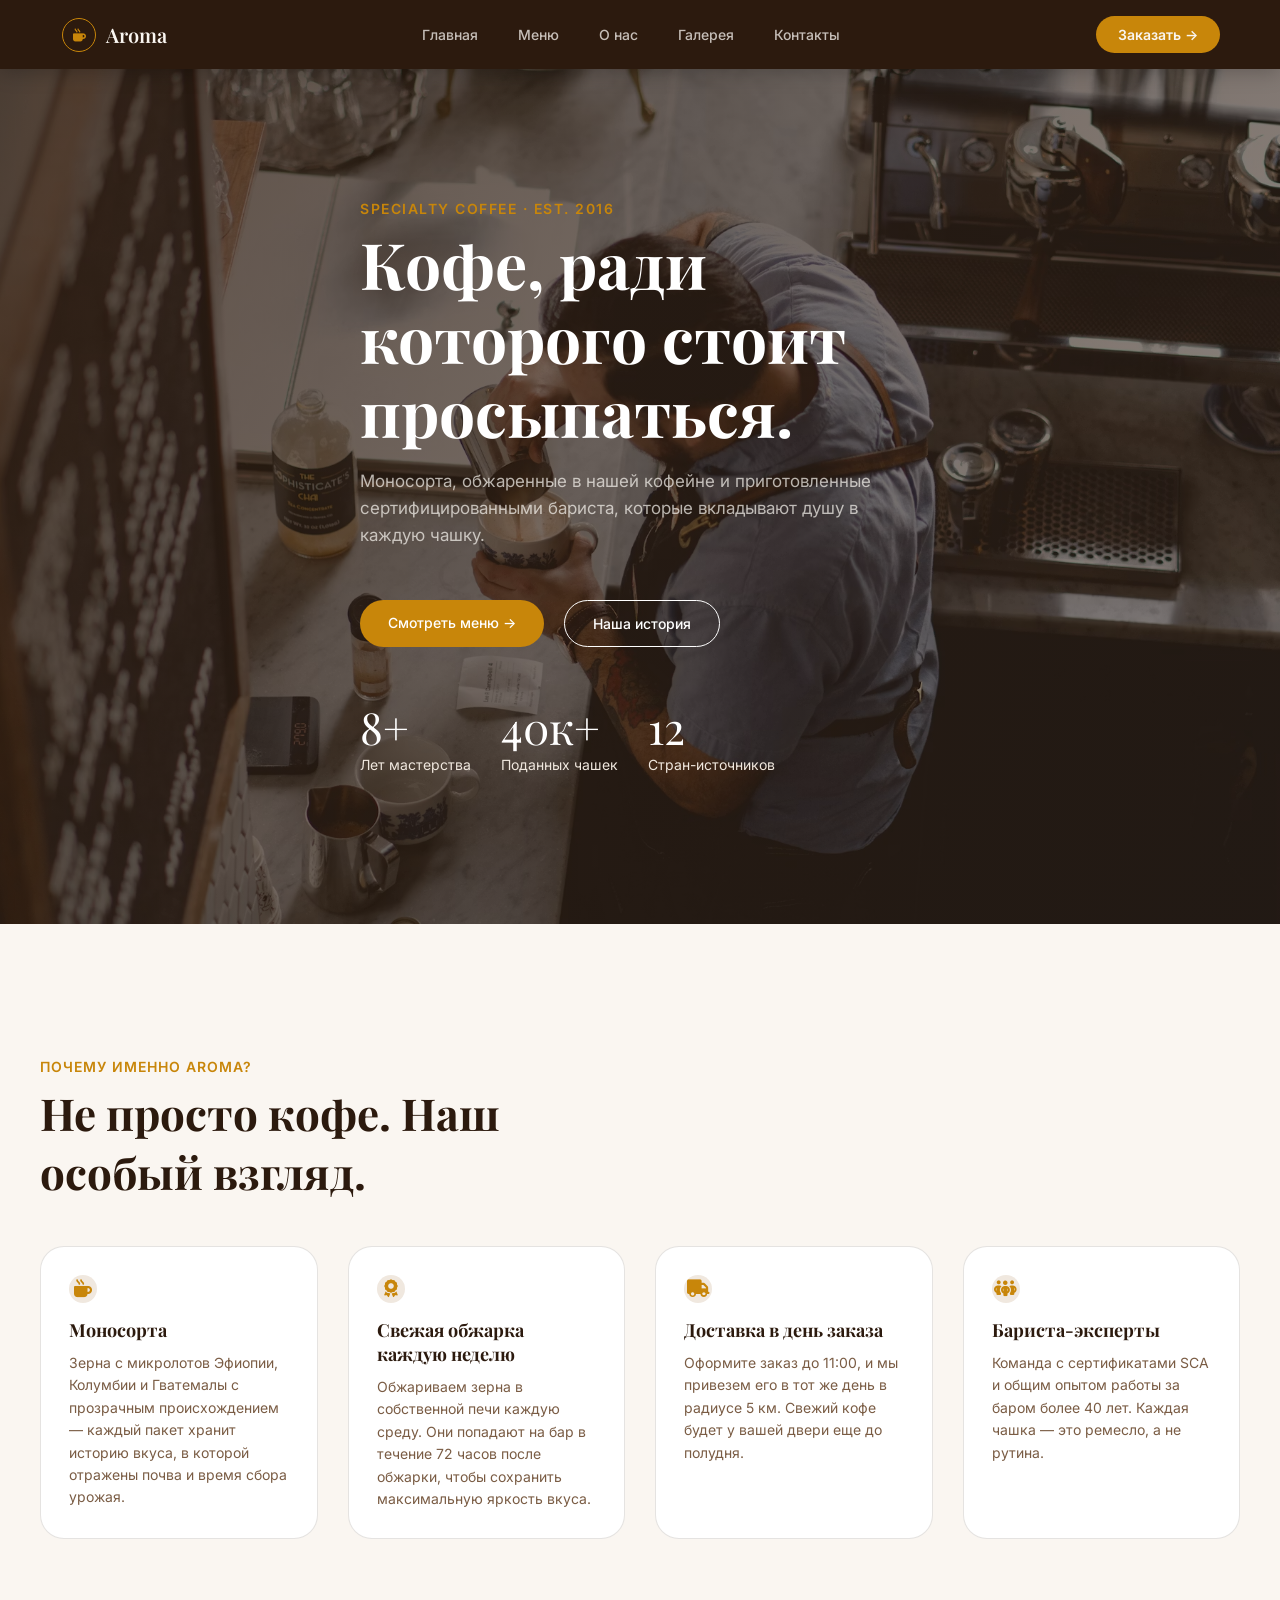
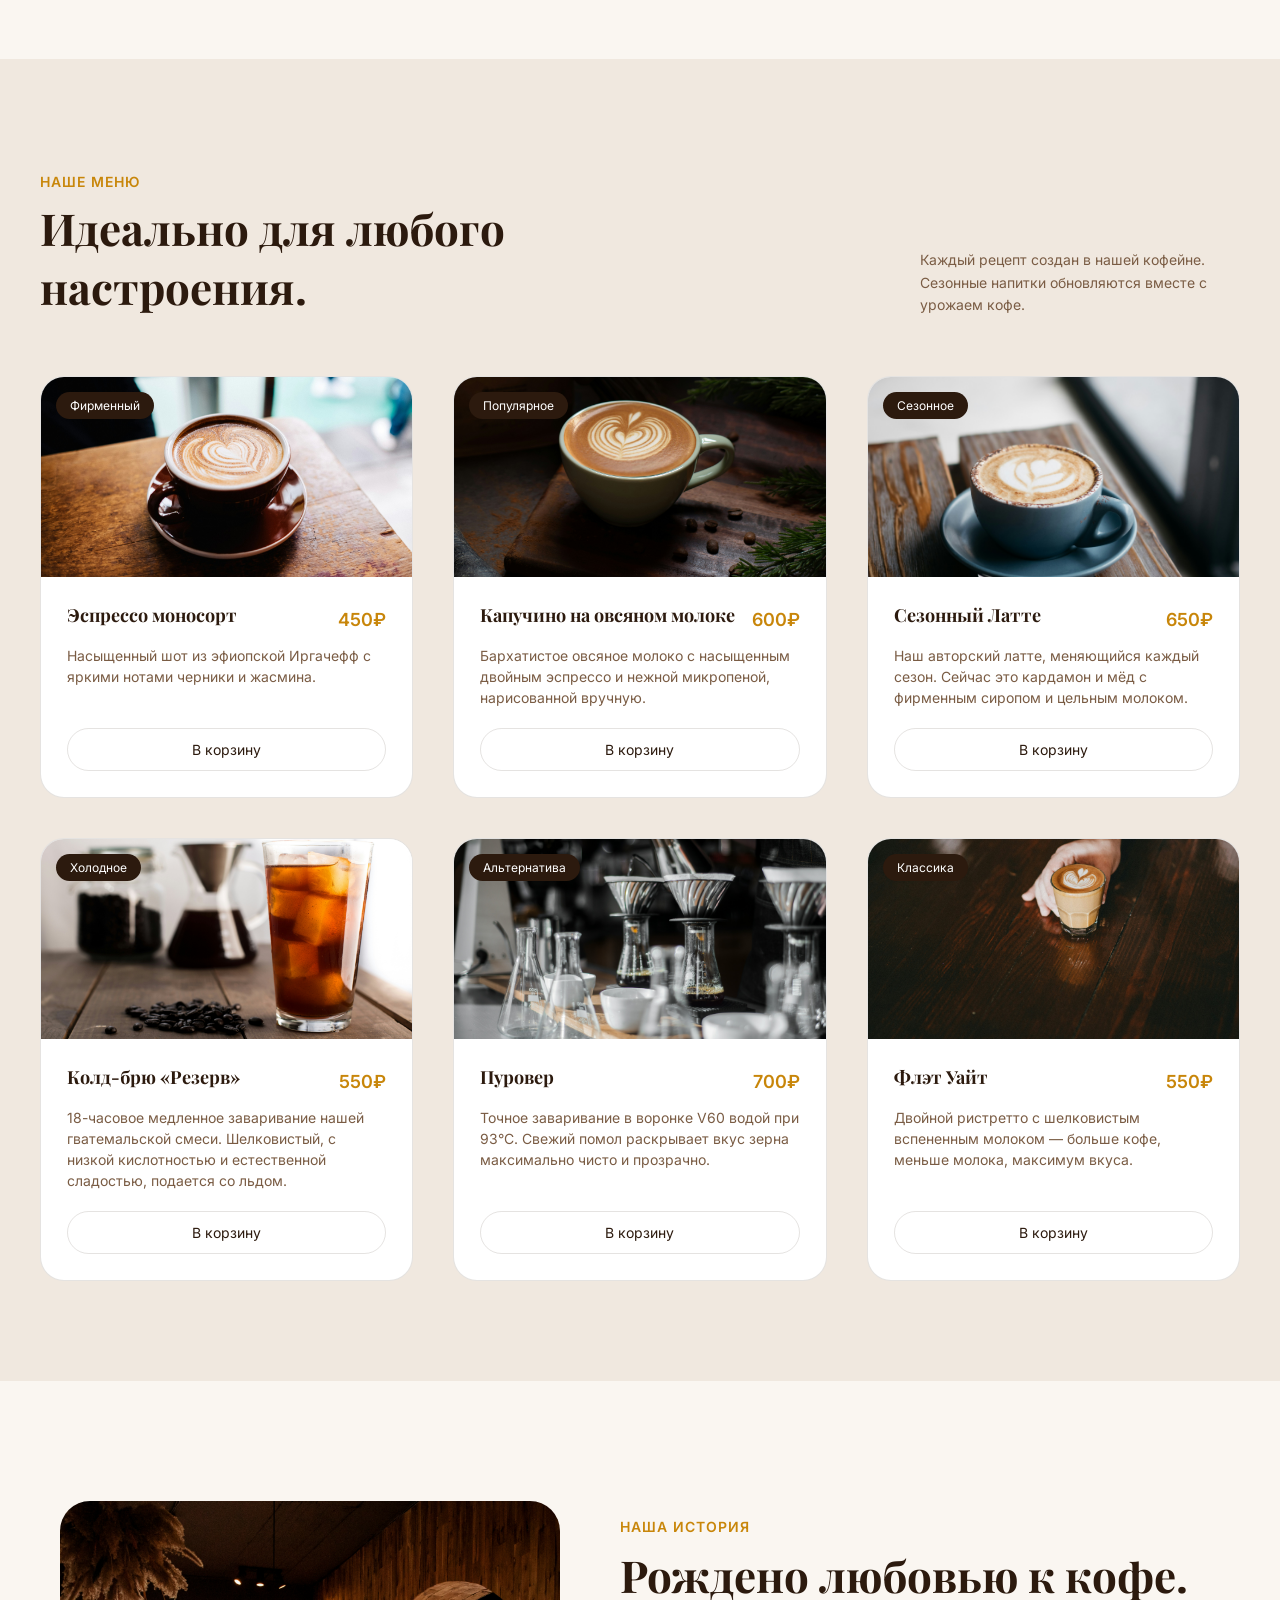
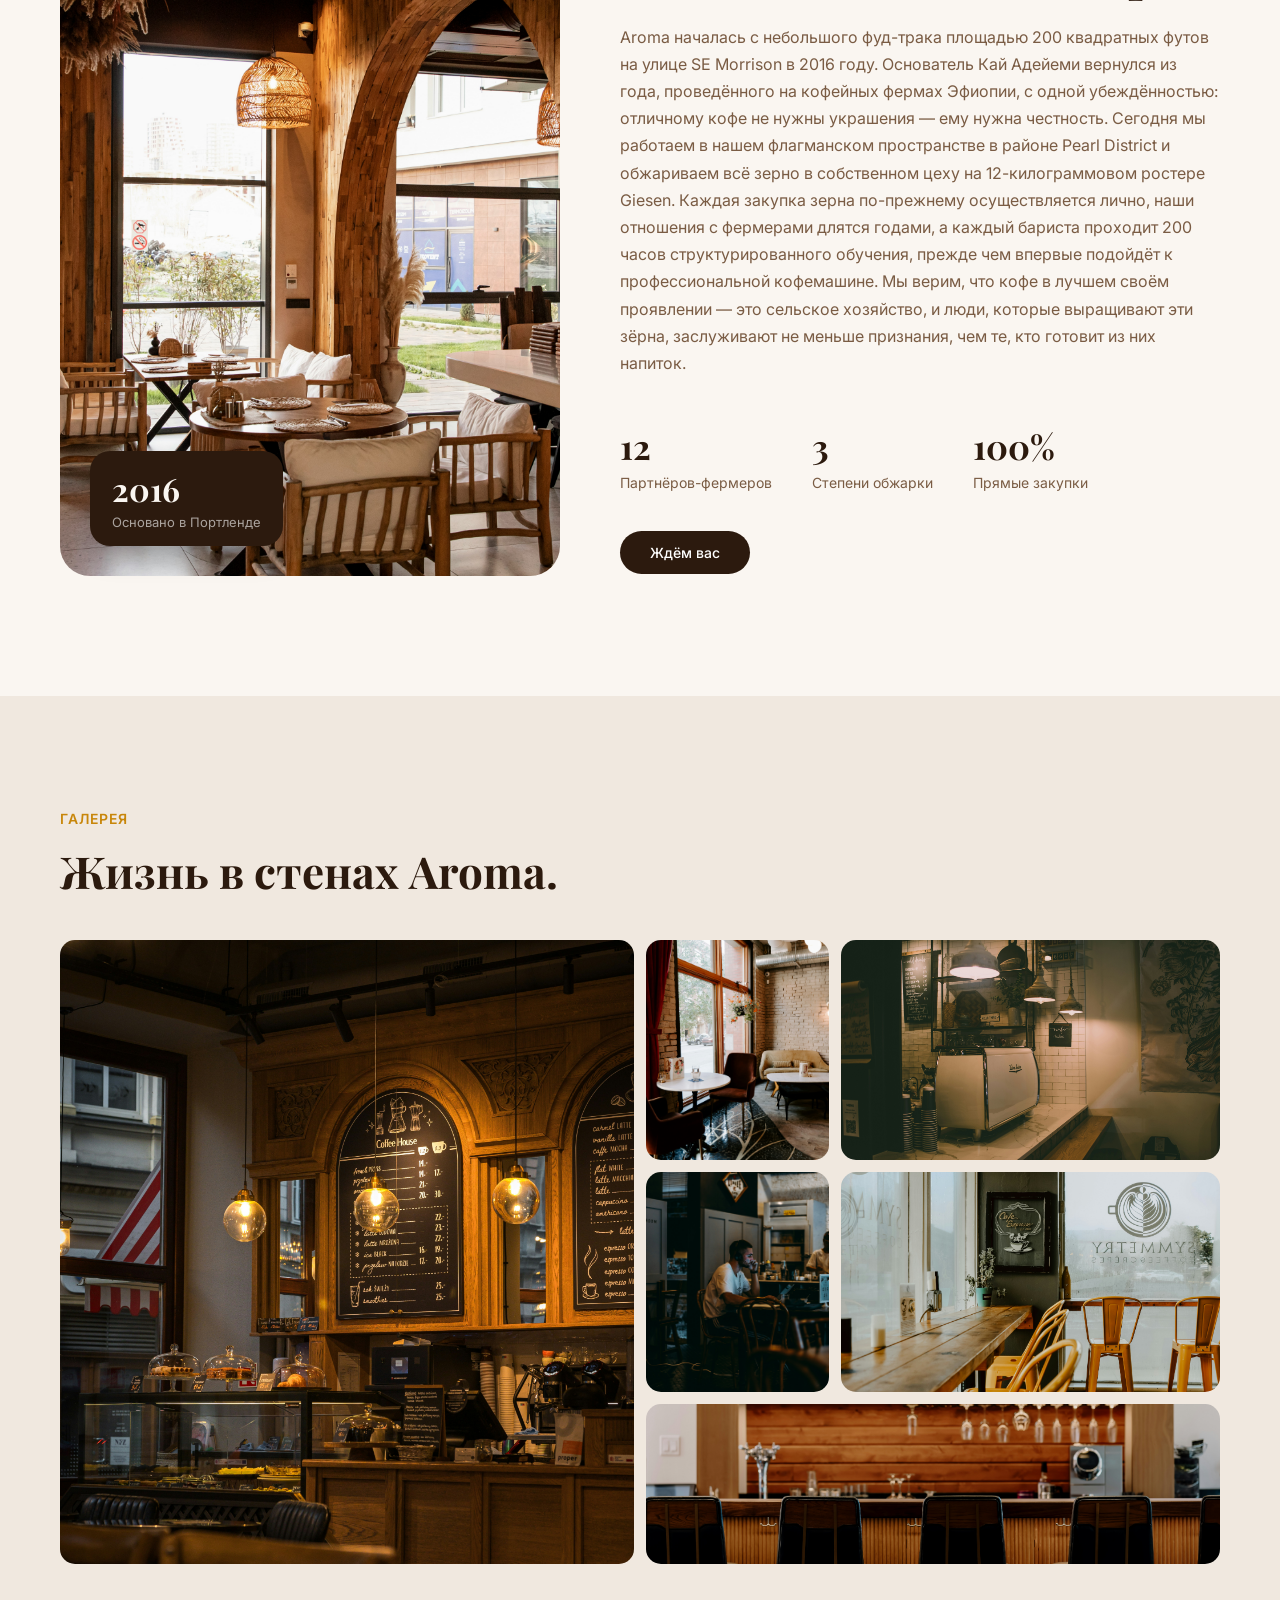
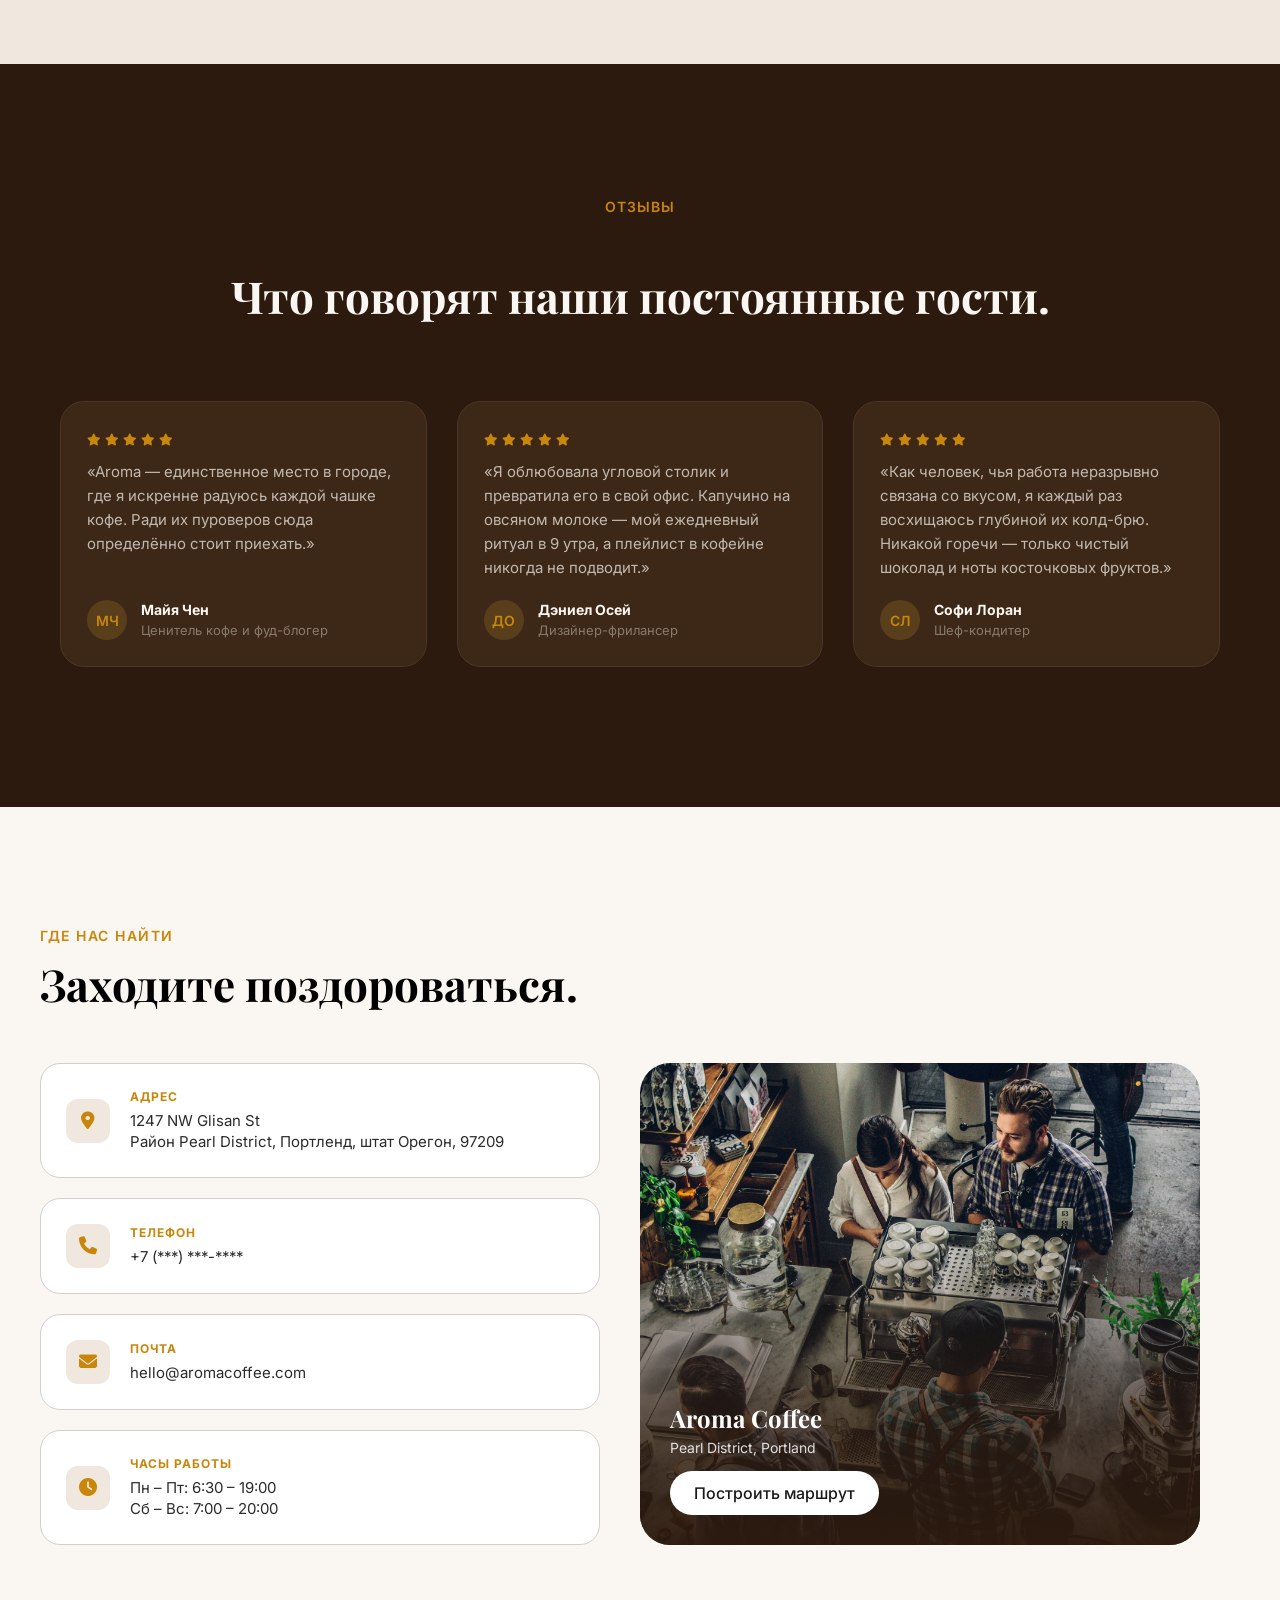
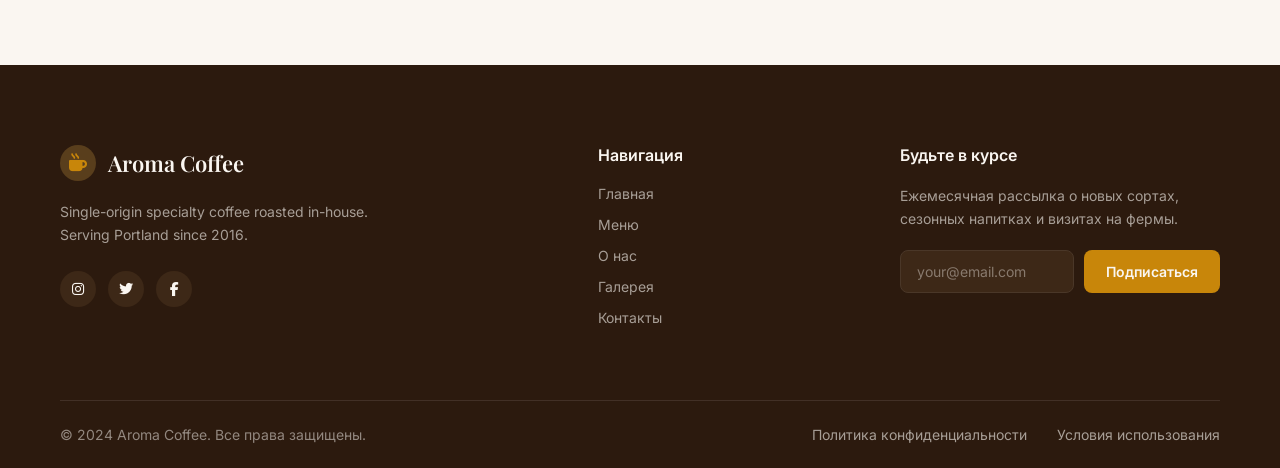
<file: index.html>
<!DOCTYPE html>
<html lang="ru">

<head>
    <meta charset="UTF-8">
    <meta name="viewport" content="width=device-width, initial-scale=1.0">
    <title>Aroma Coffee</title>
    <link rel="stylesheet" href="css/style.css">
    <link rel="stylesheet" href="https://cdnjs.cloudflare.com/ajax/libs/font-awesome/6.4.0/css/all.min.css">
</head>

<body>
    <header class="header">
        <div class="container">
            <div class="icone">
                <a href="#home" class="logo">
                    <span class="logo_icon"><i class="fa-solid fa-mug-hot"></i></span>
                    Aroma
                </a>
            </div>

            <input type="checkbox" id="nav-toggle" class="nav-toggle">
            <label for="nav-toggle" class="burger">
                <span></span>
                <span></span>
                <span></span>
            </label>

            <nav class="nav">
                <a href="#home">Главная</a>
                <a href="#menu">Меню</a>
                <a href="#about">О нас</a>
                <a href="#gallery">Галерея</a>
                <a href="#contact">Контакты</a>
                <a href="#menu" class="btn btn_mobile">Заказать →</a>
            </nav>

            <a href="#menu" class="btn btn_desktop">Заказать → </a>
        </div>
    </header>

    <section class="hero" id="home">
        <div class="hero_overlay"></div>
        <div class="hero_content">
            <p class="nomer">SPECIALTY COFFEE · EST. 2016</p>
            <h1 class="quote">Кофе, ради которого стоит просыпаться.</h1>
            <p class="history">Моносорта, обжаренные в нашей кофейне и приготовленные сертифицированными бариста,
                которые вкладывают душу в каждую чашку.</p>
            <div class="hero_buttons">
                <a href="#menu">Смотреть меню → </a>
                <a href="#about">Наша история</a>
            </div>
            <div class="hero_stats">
                <div class="stat_item">
                    <p class="stat_number">8+</p>
                    <p class="stat_text">Лет мастерства</p>
                </div>
                <div class="stat_item">
                    <p class="stat_number">40к+</p>
                    <p class="stat_text">Поданных чашек</p>
                </div>
                <div class="stat_item">
                    <p class="stat_number">12</p>
                    <p class="stat_text">Стран-источников</p>
                </div>
            </div>
        </div>
    </section>

    <section class="details">
        <div class="puns">
            <h3>Почему именно Aroma?</h3>
            <h1>Не просто кофе. Наш особый взгляд.</h1>
        </div>
        <div class="advantages">
            <div class="advantages_one">
                <div class="icon-wrapper">
                    <i class="fa-solid fa-mug-hot"></i>
                </div>
                <h3>Моносорта</h3>
                <p>Зерна с микролотов Эфиопии, Колумбии и Гватемалы с прозрачным происхождением — каждый пакет хранит
                    историю вкуса, в которой отражены почва и время сбора урожая.</p>
            </div>
            <div class="advantages_two">
                <div class="icon-wrapper">
                    <i class="fa-solid fa-award"></i>
                </div>
                <h3>Свежая обжарка каждую неделю</h3>
                <p>Обжариваем зерна в собственной печи каждую среду. Они попадают на бар в течение 72 часов после
                    обжарки, чтобы сохранить максимальную яркость вкуса.</p>
            </div>
            <div class="advantages_three">
                <div class="icon-wrapper">
                    <i class="fa-solid fa-truck"></i>
                </div>
                <h3>Доставка в день заказа</h3>
                <p>Оформите заказ до 11:00, и мы привезем его в тот же день в радиусе 5 км. Свежий кофе будет у вашей
                    двери еще до полудня.</p>
            </div>
            <div class="advantages_fourth">
                <div class="icon-wrapper">
                    <i class="fa-solid fa-people-group"></i>
                </div>
                <h3>Бариста-эксперты</h3>
                <p>Команда с сертификатами SCA и общим опытом работы за баром более 40 лет. Каждая чашка — это ремесло,
                    а не рутина.</p>
            </div>
        </div>
    </section>

    <section class="menu_section" id="menu">
        <div class="menu_header">
            <div class="menu_title">
                <h3>Наше Меню</h3>
                <h1>Идеально для любого настроения.</h1>
            </div>
            <div class="menu_description">
                <p>Каждый рецепт создан в нашей кофейне. Сезонные напитки обновляются вместе с урожаем кофе.</p>
            </div>
        </div>

        <div class="menu_cards">
            <div class="menu_card">
                <div class="card_image">
                    <img src="images/jonas.jpg" alt="Эспрессо моносорт">
                    <span class="tag">Фирменный</span>
                </div>
                <div class="card_text">
                    <div class="header_row">
                        <h3>Эспрессо моносорт</h3>
                        <p class="price">450₽</p>
                    </div>
                    <p class="description">Насыщенный шот из эфиопской Иргачефф с яркими нотами черники и жасмина.</p>
                    <button class="add-to-order">В корзину</button>
                </div>
            </div>

            <div class="menu_card">
                <div class="card_image">
                    <img src="images/unsplash.jpg" alt="Капучино на овсяном молоке">
                    <span class="tag">Популярное</span>
                </div>
                <div class="card_text">
                    <div class="header_row">
                        <h3>Капучино на овсяном молоке</h3>
                        <p class="price">600₽</p>
                    </div>
                    <p class="description">Бархатистое овсяное молоко с насыщенным двойным эспрессо и нежной микропеной,
                        нарисованной вручную.</p>
                    <button class="add-to-order">В корзину</button>
                </div>
            </div>

            <div class="menu_card">
                <div class="card_image">
                    <img src="images/haydn-golden.jpg" alt="Латте">
                    <span class="tag">Сезонное</span>
                </div>
                <div class="card_text">
                    <div class="header_row">
                        <h3>Сезонный Латте</h3>
                        <p class="price">650₽</p>
                    </div>
                    <p class="description">Наш авторский латте, меняющийся каждый сезон. Сейчас это кардамон и мёд с
                        фирменным сиропом и цельным молоком.</p>
                    <button class="add-to-order">В корзину</button>
                </div>
            </div>

            <div class="menu_card">
                <div class="card_image">
                    <img src="images/alexander-ross.jpg" alt="Колд-брю">
                    <span class="tag">Холодное</span>
                </div>
                <div class="card_text">
                    <div class="header_row">
                        <h3>Колд-брю «Резерв»</h3>
                        <p class="price">550₽</p>
                    </div>
                    <p class="description">18-часовое медленное заваривание нашей гватемальской смеси. Шелковистый, с
                        низкой кислотностью и естественной сладостью, подается со льдом.</p>
                    <button class="add-to-order">В корзину</button>
                </div>
            </div>

            <div class="menu_card">
                <div class="card_image">
                    <img src="images/emma-waleij.jpg" alt="Пуровер">
                    <span class="tag">Альтернатива</span>
                </div>
                <div class="card_text">
                    <div class="header_row">
                        <h3>Пуровер</h3>
                        <p class="price">700₽</p>
                    </div>
                    <p class="description">Точное заваривание в воронке V60 водой при 93°C. Свежий помол раскрывает вкус
                        зерна максимально чисто и прозрачно.</p>
                    <button class="add-to-order">В корзину</button>
                </div>
            </div>

            <div class="menu_card">
                <div class="card_image">
                    <img src="images/nathan-dumlao.jpg" alt="Флэт Уайт">
                    <span class="tag">Классика</span>
                </div>
                <div class="card_text">
                    <div class="header_row">
                        <h3>Флэт Уайт</h3>
                        <p class="price">550₽</p>
                    </div>
                    <p class="description">Двойной ристретто с шелковистым вспененным молоком — больше кофе, меньше
                        молока, максимум вкуса.</p>
                    <button class="add-to-order">В корзину</button>
                </div>
            </div>
        </div>
    </section>

    <section class="about_us" id="about">
        <div class="container_about">
            <div class="coffee_shop_image">
                <img src="images/aurela.jpg" alt="Кофейня">
                <div class="text_overlay">
                    <h2>2016</h2>
                    <p>Основано в Портленде</p>
                </div>
            </div>
            <div class="about_section">
                <div class="our_store">
                    <h3>Наша история</h3>
                    <h1>Рождено любовью к кофе.</h1>
                    <p>Aroma началась с небольшого фуд-трака площадью 200 квадратных футов на улице SE Morrison в 2016
                        году. Основатель Кай Адейеми вернулся из года, проведённого на кофейных фермах Эфиопии, с одной
                        убеждённостью: отличному кофе не нужны украшения — ему нужна честность. Сегодня мы работаем в
                        нашем флагманском пространстве в районе Pearl District и обжариваем всё зерно в собственном цеху
                        на 12-килограммовом ростере Giesen. Каждая закупка зерна по-прежнему осуществляется лично, наши
                        отношения с фермерами длятся годами, а каждый бариста проходит 200 часов структурированного
                        обучения, прежде чем впервые подойдёт к профессиональной кофемашине. Мы верим, что кофе в лучшем
                        своём проявлении — это сельское хозяйство, и люди, которые выращивают эти зёрна, заслуживают не
                        меньше признания, чем те, кто готовит из них напиток.</p>
                </div>
                <div class="our_features">
                    <div class="features">
                        <p>12</p>
                        <p>Партнёров-фермеров</p>
                    </div>
                    <div class="features">
                        <p>3</p>
                        <p>Степени обжарки</p>
                    </div>
                    <div class="features">
                        <p>100%</p>
                        <p>Прямые закупки</p>
                    </div>
                </div>
                <div class="button_about">
                    <a href="#contact">Ждём вас</a>
                </div>
            </div>
        </div>
    </section>

    <section class="gallery" id="gallery">
        <div class="text_gallery">
            <h3>Галерея</h3>
            <h1>Жизнь в стенах Aroma.</h1>
        </div>

        <div class="section_gallery">
            <div class="photo photo-main">
                <img src="images/alexandra.jpg" alt="меню_кафе">
            </div>
            <div class="photo photo-a">
                <img src="images/angela.jpg" alt="интерьер">
            </div>
            <div class="photo photo-b">
                <img src="images/roman.jpg" alt="ресепшн">
            </div>
            <div class="photo photo-c">
                <img src="images/pesce-huang-foU-1U-Hmpw-unsplash.jpg" alt="барная_стойка">
            </div>
            <div class="photo photo-d">
                <img src="images/rene-porter-1t8go-nyVyE-unsplash.jpg" alt="столы">
            </div>
            <div class="photo photo-e">
                <img src="images/guillaume.jpg" alt="интерьер_кофе">
            </div>
        </div>
    </section>

    <section class="users_comments">
        <div class="container_comments">
            <div class="review">
                <h3>Отзывы</h3>
                <h1>Что говорят наши постоянные гости.</h1>
            </div>
            <div class="container_users">

                <div class="reviews_card">
                    <div class="reviews_star">
                        <i class="fa-solid fa-star"></i>
                        <i class="fa-solid fa-star"></i>
                        <i class="fa-solid fa-star"></i>
                        <i class="fa-solid fa-star"></i>
                        <i class="fa-solid fa-star"></i>
                    </div>
                    <p>«Aroma — единственное место в городе, где я искренне радуюсь каждой чашке кофе. Ради их пуроверов
                        сюда определённо стоит приехать.»</p>
                    <div class="user">
                        <div class="name_user">МЧ</div>
                        <div class="info_user">
                            <h3>Майя Чен</h3>
                            <p>Ценитель кофе и фуд-блогер</p>
                        </div>
                    </div>
                </div>

                <div class="reviews_card">
                    <div class="reviews_star">
                        <i class="fa-solid fa-star"></i>
                        <i class="fa-solid fa-star"></i>
                        <i class="fa-solid fa-star"></i>
                        <i class="fa-solid fa-star"></i>
                        <i class="fa-solid fa-star"></i>
                    </div>
                    <p>«Я облюбовала угловой столик и превратила его в свой офис. Капучино на овсяном молоке — мой
                        ежедневный ритуал в 9 утра, а плейлист в кофейне никогда не подводит.»</p>
                    <div class="user">
                        <div class="name_user">ДО</div>
                        <div class="info_user">
                            <h3>Дэниел Осей</h3>
                            <p>Дизайнер-фрилансер</p>
                        </div>
                    </div>
                </div>

                <div class="reviews_card">
                    <div class="reviews_star">
                        <i class="fa-solid fa-star"></i>
                        <i class="fa-solid fa-star"></i>
                        <i class="fa-solid fa-star"></i>
                        <i class="fa-solid fa-star"></i>
                        <i class="fa-solid fa-star"></i>
                    </div>
                    <p>«Как человек, чья работа неразрывно связана со вкусом, я каждый раз восхищаюсь глубиной их
                        колд-брю. Никакой горечи — только чистый шоколад и ноты косточковых фруктов.»</p>
                    <div class="user">
                        <div class="name_user">СЛ</div>
                        <div class="info_user">
                            <h3>Софи Лоран</h3>
                            <p>Шеф-кондитер</p>
                        </div>
                    </div>
                </div>

            </div>
        </div>
    </section>

    <section class="relations" id="contact">
        <div class="text_route">
            <span class="label">Где нас найти</span>
            <h1>Заходите поздороваться.</h1>
        </div>
        <div class="photo_and_info">
            <div class="container_information">
                <div class="info adress">
                    <div class="icon"><i class="fa-solid fa-location-dot"></i></div>
                    <div class="text">
                        <h3>Адрес</h3>
                        <p>1247 NW Glisan St</p>
                        <p>Район Pearl District, Портленд, штат Орегон, 97209</p>
                    </div>
                </div>
                <div class="info phone">
                    <div class="icon"><i class="fa-solid fa-phone"></i></div>
                    <div class="text">
                        <h3>Телефон</h3>
                        <p>+7 (***) ***-****</p>
                    </div>
                </div>
                <div class="info gmail">
                    <div class="icon"><i class="fa-solid fa-envelope"></i></div>
                    <div class="text">
                        <h3>Почта</h3>
                        <p>hello@aromacoffee.com</p>
                    </div>
                </div>
                <div class="info hours_work">
                    <div class="icon"><i class="fa-solid fa-clock"></i></div>
                    <div class="text">
                        <h3>Часы работы</h3>
                        <p>Пн – Пт: 6:30 – 19:00</p>
                        <p>Сб – Вс: 7:00 – 20:00</p>
                    </div>
                </div>
            </div>

            <div class="photo_adress">
                <img src="images/joshua.jpg" alt="coffe_shop">
                <div class="overlay">
                    <h2>Aroma Coffee</h2>
                    <span>Pearl District, Portland</span>
                    <a href="#contact" class="button_adress">Построить маршрут</a>
                </div>
            </div>
        </div>
    </section>

    <footer class="footer">
        <div class="footer_container">
            <div class="footer_brand">
                <a href="#home" class="footer_logo">
                    <span class="footer_logo_icon"><i class="fa-solid fa-mug-hot"></i></span>
                    Aroma Coffee
                </a>
                <p class="footer_description">Single-origin specialty coffee roasted in-house. Serving Portland since 2016.</p>
                <div class="footer_social">
                    <a href="#" aria-label="Instagram"><i class="fa-brands fa-instagram"></i></a>
                    <a href="#" aria-label="Twitter"><i class="fa-brands fa-twitter"></i></a>
                    <a href="#" aria-label="Facebook"><i class="fa-brands fa-facebook-f"></i></a>
                </div>
            </div>

            <div class="footer_nav">
                <h3>Навигация</h3>
                <a href="#home">Главная</a>
                <a href="#menu">Меню</a>
                <a href="#about">О нас</a>
                <a href="#gallery">Галерея</a>
                <a href="#contact">Контакты</a>
            </div>

            <div class="footer_newsletter">
                <h3>Будьте в курсе</h3>
                <p>Ежемесячная рассылка о новых сортах, сезонных напитках и визитах на фермы.</p>
                <form class="footer_form">
                    <input type="email" placeholder="your@email.com" required>
                    <button type="submit">Подписаться</button>
                </form>
            </div>
        </div>

        <div class="footer_bottom">
            <p>&copy; 2024 Aroma Coffee. Все права защищены.</p>
            <div class="footer_bottom_links">
                <a href="#">Политика конфиденциальности</a>
                <a href="#">Условия использования</a>
            </div>
        </div>
    </footer>
</body>

</html>
</file>
<file: css/style.css>
@import url('https://fonts.googleapis.com/css2?family=Inter:wght@400;500;600;700&family=Playfair+Display:wght@400;500;600;700&display=swap');

* {
    box-sizing: border-box;
}

html {
    scroll-behavior: smooth;
}

body,
.text p {
    margin: 0;
    font-family: 'Inter', sans-serif;
}

section,
footer {
    scroll-margin-top: 88px;
}

h1,
h2,
.text_overlay h2,
.overlay h2,
.menu_card h3,
.advantages_one h3,
.advantages_two h3,
.advantages_three h3,
.advantages_fourth h3 {
    font-family: 'Playfair Display', serif;
}

a {
    text-decoration: none;
}

/*HEADER */

.header {
    position: sticky;
    width: 100%;
    z-index: 100;
    top: 0;
    background-color: #2C1A0E;
    box-shadow: 0 2px 20px rgba(0, 0, 0, 0.25);
}

.container {
    display: flex;
    justify-content: space-between;
    align-items: center;
    padding: 16px 60px;
    max-width: 1400px;
    margin: 0 auto;
    position: relative;
}

.icone .logo {
    display: flex;
    align-items: center;
    gap: 10px;
    color: #FAF6F1;
    font-family: 'Playfair Display', serif;
    font-size: 20px;
    font-weight: 600;
    transform: translate(2px, 0)
}

.logo_icon {
    background-color: transparent;
    border: 1.5px solid #C8860A;
    color: #C8860A;
    width: 34px;
    height: 34px;
    border-radius: 50%;
    display: flex;
    justify-content: center;
    align-items: center;
    box-sizing: border-box;
    flex-shrink: 0;
    line-height: 1;
}

.logo_icon .fa-mug-hot {
    font-size: 13px;
    margin: 0;
    line-height: 1;
    transform: translate(0, 1px);
}

.nav {
    display: flex;
    align-items: center;
    gap: 40px;
}

.container a {
    color: #C8860A;
    font-family: 'Inter';
    font-size: 14px;
}

.nav a {
    position: relative;
    color: rgba(250, 246, 241, 0.75);
    font-weight: 500;
    padding: 6px 0;
    transition: color 0.3s ease;
}

.nav a:not(.btn)::after {
    content: '';
    position: absolute;
    left: 0;
    bottom: -2px;
    width: 0;
    height: 2px;
    background-color: #C8860A;
    transition: width 0.3s ease;
}

.nav a:not(.btn):hover {
    color: #FAF6F1;
}

.nav a:not(.btn):hover::after {
    width: 100%;
}

.btn {
    background-color: #C8860A;
    color: #FAF6F1 !important;
    padding: 10px 22px;
    border-radius: 25px;
    font-weight: 600;
    transition: background-color 0.3s ease, transform 0.2s ease;
    display: inline-block;
    white-space: nowrap;
}

.btn:hover {
    background-color: #b3760a;
    transform: translateY(-1px);
}

.btn_mobile {
    display: none;
}

.nav-toggle {
    display: none;
}

.burger {
    display: none;
    flex-direction: column;
    justify-content: space-between;
    width: 26px;
    height: 18px;
    cursor: pointer;
    z-index: 20;
}

.burger span {
    display: block;
    height: 2px;
    width: 100%;
    background-color: #FAF6F1;
    border-radius: 2px;
    transition: transform 0.3s ease, opacity 0.3s ease;
}

@media (max-width: 900px) {
    .container {
        padding: 16px 24px;
    }

    .btn_desktop {
        display: none;
    }

    .burger {
        display: flex;
    }

    .nav {
        position: fixed;
        top: 0;
        right: -100%;
        width: 260px;
        height: 100vh;
        background-color: #2C1A0E;
        flex-direction: column;
        align-items: flex-start;
        justify-content: center;
        gap: 28px;
        padding: 40px;
        transition: right 0.35s ease;
        box-shadow: -10px 0 30px rgba(0, 0, 0, 0.3);
    }

    .btn_mobile {
        display: inline-block;
        margin-top: 10px;
    }

    .nav-toggle:checked~.nav {
        right: 0;
    }

    .nav-toggle:checked~.burger span:nth-child(1) {
        transform: translateY(8px) rotate(45deg);
    }

    .nav-toggle:checked~.burger span:nth-child(2) {
        opacity: 0;
    }

    .nav-toggle:checked~.burger span:nth-child(3) {
        transform: translateY(-8px) rotate(-45deg);
    }
}

/*HERO*/

.hero {
    background-image: url('../images/hero-barista_1.jpeg');
    display: flex;
    background-size: cover;
    background-position: center;
    height: 95vh;
    min-height: 700px;
    background-repeat: no-repeat;
    z-index: 0;
    position: relative;
    justify-content: center;
    align-items: center;
    padding: 0 20px;
}

.hero_overlay {
    position: absolute;
    width: 100%;
    height: 100%;
    z-index: 1;
    left: 0;
    top: 0;
    background: linear-gradient(120deg, rgba(44, 26, 14, 0.75) 0%, rgba(44, 26, 14, 0.45) 100%);
}

.hero_content {
    display: flex;
    align-items: flex-start;
    padding: 0;
    margin: 0;
    flex-direction: column;
    text-align: left;
    justify-content: center;
    max-width: 560px;
    margin-top: -20px;
    position: relative;
    z-index: 2;
}

.fa-solid {
    font-size: 18px;
}

.quote {
    color: #FFFFFF;
    font-size: 64px;
    line-height: 1.15;
    margin: 10px 0 20px 0;
}

.nomer {
    color: #C8860A;
    letter-spacing: 1.5px;
    display: flex;
    align-self: flex-start;
    width: 100%;
    text-align: left;
    font-size: 14px;
    font-weight: 600;
    margin: 0;
}

.history {
    color: rgba(250, 246, 241, 0.7);
    font-size: 17px;
    line-height: 1.6;
    margin-bottom: 40px;
    margin-top: 0;
}

.hero_buttons a {
    font-size: 14px;
    font-weight: 500;
    padding: 14px 28px;
    color: #FFFFFF;
    background-color: #C8860A;
    border-radius: 25px;
    display: inline-block;
    transition: background-color 0.3s ease, transform 0.2s ease;
}

.hero_buttons a:hover {
    background-color: #b3760a;
    transform: translateY(-2px);
}

.hero_buttons a:last-child {
    background-color: transparent;
    border: 1px solid #FFFFFF;
}

.hero_buttons a:last-child:hover {
    background-color: rgba(255, 255, 255, 0.1);
}

.hero_buttons {
    justify-content: center;
    display: flex;
    gap: 20px;
    margin-top: 10px;
    flex-wrap: wrap;
}

.hero_stats {
    display: flex;
    gap: 30px;
    margin-top: 50px;
    color: #FFFFFF;
    flex-wrap: wrap;
}

.hero_stats p {
    margin: 0px;
    text-align: left;
}

.stat_number {
    font-size: 44px;
    font-family: 'PLayfair Display' , serif;
}

.stat_text {
    font-size: 14px;
    color: #F0E8DF;
}

@media (max-width: 700px) {
    .quote {
        font-size: 42px;
    }

    .history {
        font-size: 15px;
    }

    .hero_content {
        max-width: 100%;
    }

    .hero_stats {
        gap: 20px;
    }

    .stat_number {
        font-size: 34px;
    }
}

/*  DETAILS / ADVANTAGES  */

.details {
    display: flex;
    flex-direction: column;
    align-items: center;
    padding: 120px 40px;
    background-color: #FAF6F1;
}

.puns {
    display: flex;
    flex-direction: column;
    max-width: 1200px;
    width: 100%;
    margin-bottom: 45px;
}

.puns h3 {
    color: #C8860A;
    font-size: 14px;
    margin-bottom: 8px;
    text-transform: uppercase;
    font-weight: 600;
    letter-spacing: 1px;
}

.puns h1 {
    color: #2C1A0E;
    font-size: 44px;
    max-width: 550px;
    margin: 0;
}

.advantages {
    display: flex;
    flex-direction: row;
    gap: 30px;
    max-width: 1200px;
    width: 100%;
    flex-wrap: wrap;
}

.advantages_one h3,
.advantages_two h3,
.advantages_three h3,
.advantages_fourth h3 {
    font-size: 18px;
    color: #2C1A0E;
    margin: 15px 0 10px 0;
}

.advantages_one,
.advantages_two,
.advantages_three,
.advantages_fourth {
    flex: 1;
    min-width: 240px;
    background-color: #FFFFFF;
    border-radius: 24px;
    padding: 28px;
    text-align: start;
    border: 1px solid #2c1a0e1f;
    transition: transform 0.3s ease, box-shadow 0.3s ease;
}

.advantages_one:hover,
.advantages_two:hover,
.advantages_three:hover,
.advantages_fourth:hover {
    transform: translateY(-6px);
    box-shadow: 0 12px 30px rgba(44, 26, 14, 0.1);
}

.advantages_one p,
.advantages_two p,
.advantages_three p,
.advantages_fourth p {
    font-size: 14px;
    color: #7A5C44;
    line-height: 1.6;
    margin: 0;
}

.icon-wrapper {
    color: #C8860A;
    background-color: #F0E8DF;
    padding: 14px;
    border-radius: 14px;
    width: 22px;
    height: 22px;
    display: flex;
    justify-content: center;
    align-items: center;
    font-size: 18px;
}

@media (max-width: 700px) {
    .details {
        padding: 70px 24px;
    }

    .puns h1 {
        font-size: 32px;
        max-width: 100%;
    }
}

/* MENU */

.menu_section {
    display: flex;
    flex-direction: column;
    padding: 100px 20px;
    align-items: center;
    background-color: #F0E8DF;
}

.menu_header {
    display: flex;
    justify-content: space-between;
    align-items: flex-end;
    max-width: 1200px;
    width: 100%;
    margin-bottom: 60px;
    gap: 30px;
    flex-wrap: wrap;
}

.menu_title {
    display: flex;
    flex-direction: column;
    max-width: 500px;
}

.menu_title h3 {
    color: #C8860A;
    font-size: 14px;
    text-transform: uppercase;
    font-weight: 600;
    letter-spacing: 1px;
    margin-bottom: 8px;
}

.menu_title h1 {
    font-size: 44px;
    color: #2C1A0E;
    margin: 0px;
}

.menu_description {
    display: flex;
    max-width: 320px;
    align-items: flex-end;
}

.menu_description p {
    color: #7A5C44;
    font-size: 14px;
    line-height: 1.6;
    margin: 0;
}

.menu_cards {
    display: grid;
    grid-template-columns: repeat(3, 1fr);
    max-width: 1200px;
    width: 100%;
    gap: 40px;
    justify-items: center;
}

.menu_card {
    display: flex;
    flex-direction: column;
    background-color: #FFFFFF;
    border: 1px solid #2c1a0e1f;
    padding: 0px;
    width: 100%;
    border-radius: 24px;
    overflow: hidden;
    transition: transform 0.3s ease, box-shadow 0.3s ease;
}

.menu_card:hover {
    transform: translateY(-6px);
    box-shadow: 0 16px 34px rgba(44, 26, 14, 0.12);
}

.menu_card h3 {
    font-size: 18px;
    color: #2C1A0E;
    margin: 0 0 8px 0;
}

.price {
    font-size: 18px;
    color: #C8860A;
    font-weight: 600;
    margin: 0;
    padding: 0;
}

.header_row {
    display: flex;
    justify-content: space-between;
    margin-bottom: 10px;
    align-items: center;
    gap: 10px;
}

.description {
    display: flex;
    font-size: 14px;
    color: #7A5C44;
    line-height: 1.5;
    width: 100%;
    flex: 1;
    align-items: flex-start;
    margin: 0 0 20px 0;
}

.add-to-order {
    font-size: 14px;
    font-family: 'Inter';
    color: #2C1A0E;
    background: none;
    border: 1px solid #2c1a0e1f;
    width: 100%;
    border-radius: 50px;
    padding: 12px 10px;
    align-self: center;
    cursor: pointer;
    transition: background-color 0.3s ease, color 0.3s ease, border-color 0.3s ease;
}

.add-to-order:hover {
    background-color: #2C1A0E;
    color: #FAF6F1;
    border-color: #2C1A0E;
}

.card_image {
    position: relative;
    height: 200px;
    width: 100%;
    overflow: hidden;
}

.card_image img {
    width: 100%;
    height: 100%;
    object-fit: cover;
    object-position: center 70%;
    display: block;
    transition: transform 0.5s ease;
}

.menu_card:hover .card_image img {
    transform: scale(1.06);
}

.card_text {
    display: flex;
    flex-direction: column;
    flex: 1;
    padding: 26px;
}

.tag {
    position: absolute;
    top: 15px;
    left: 15px;
    padding: 6px 14px;
    border-radius: 20px;
    font-size: 12px;
    color: #FFFFFF;
    background-color: #2C1A0E;
}

@media (max-width: 900px) {
    .menu_cards {
        grid-template-columns: repeat(2, 1fr);
    }
}

@media (max-width: 600px) {
    .menu_section {
        padding: 60px 16px;
    }

    .menu_cards {
        grid-template-columns: 1fr;
    }

    .menu_title h1 {
        font-size: 32px;
    }
}

/* ABOUT US  */

.about_us {
    width: 100%;
    background-color: #FAF6F1;
    padding: 120px 0;
}

.container_about {
    max-width: 1200px;
    width: 100%;
    margin: 0 auto;
    display: flex;
    justify-content: center;
    align-items: center;
    gap: 60px;
    padding: 0 20px;
}

.coffee_shop_image {
    flex: 1;
    max-width: 500px;
    display: flex;
    align-items: center;
    position: relative;
}

.coffee_shop_image img {
    width: 100%;
    height: 75vh;
    object-fit: cover;
    object-position: center;
    border-radius: 30px;
    display: block;
}

.about_section {
    flex: 1;
    display: flex;
    flex-direction: column;
}

.our_store h3 {
    color: #C8860A;
    font-size: 14px;
    text-transform: uppercase;
    font-weight: 600;
    letter-spacing: 1px;
    margin-bottom: 10px;
}

.our_store h1 {
    font-size: 44px;
    color: #2C1A0E;
    margin-top: 0;
    margin-bottom: 20px;
}

.our_store p {
    font-size: 16px;
    color: #7A5C44;
    line-height: 1.7;
}

.our_features {
    display: flex;
    gap: 40px;
    margin-top: 30px;
    flex-wrap: wrap;
}

.features p:first-child {
    color: #2C1A0E;
    font-size: 34px;
    font-family: 'Playfair Display', serif;
    margin: 0;
    font-weight: 700;
}

.features p:last-child {
    font-size: 14px;
    color: #7A5C44;
    margin: 5px 0 0 0;
}

.button_about {
    display: flex;
    margin-top: 40px;
    background-color: #2C1A0E;
    padding: 13px 30px;
    border-radius: 50px;
    width: fit-content;
    justify-content: center;
    transition: background-color 0.3s ease, transform 0.2s ease;
}

.button_about:hover {
    background-color: #C8860A;
    transform: translateY(-2px);
}

.button_about a {
    color: #FFFFFF;
    font-size: 14px;
    font-weight: 500;
}

.text_overlay {
    background-color: #2C1A0E;
    position: absolute;
    padding: 16px 22px;
    border-radius: 20px;
    left: 30px;
    bottom: 30px;
    text-align: left;
    box-shadow: 0 10px 26px rgba(0, 0, 0, 0.25);
}

.text_overlay h2 {
    margin: 0px;
    font-size: 32px;
    color: #FAF6F1;
}

.text_overlay p {
    margin: 4px 0px 0px 0px;
    font-size: 13px;
    color: rgba(255, 255, 255, 0.6);
    font-weight: 400;
}

@media (max-width: 900px) {
    .about_us {
        padding: 70px 0;
    }

    .container_about {
        flex-direction: column;
        gap: 40px;
    }

    .coffee_shop_image {
        max-width: 100%;
        width: 100%;
    }

    .coffee_shop_image img {
        height: 50vh;
    }

    .our_store h1 {
        font-size: 32px;
    }

    .our_features {
        gap: 24px;
    }
}

/* GALLERY  */

.gallery {
    padding: 100px 60px;
    background-color: #F0E8DF;
}

.text_gallery {
    max-width: 1200px;
    margin: 0 auto 40px;
}

.text_gallery h3 {
    color: #C8860A;
    font-size: 14px;
    text-transform: uppercase;
    font-weight: 600;
    letter-spacing: 1px;
}

.text_gallery h1 {
    font-size: 44px;
    color: #2C1A0E;
    margin-top: 8px;
}

.section_gallery {
    max-width: 1200px;
    margin: 0 auto;
    display: grid;
    grid-template-columns: repeat(6, 1fr);
    grid-template-rows: 220px 220px 160px;
    gap: 12px;
    grid-template-areas:
        "main main main a    b    b"
        "main main main c    d    d"
        "main main main e    e    e";
}

.photo {
    overflow: hidden;
    border-radius: 15px;
}

.photo img {
    width: 100%;
    height: 100%;
    object-fit: cover;
    object-position: center;
    display: block;
    transition: transform 1.2s cubic-bezier(0.25, 1, 0.5, 1);
}

.photo img:hover {
    transform: scale(1.15);
}

.photo-main {
    grid-area: main;
}

.photo-a {
    grid-area: a;
}

.photo-b {
    grid-area: b;
}

.photo-c {
    grid-area: c;
}

.photo-d {
    grid-area: d;
}

.photo-e {
    grid-area: e;
}

.photo-e img {
    object-position: center 70%;
}

@media (max-width: 900px) {
    .gallery {
        padding: 60px 24px;
    }

    .section_gallery {
        grid-template-columns: 1fr 1fr;
        grid-template-rows: 200px 160px 160px 160px;
        grid-template-areas:
            "main main"
            "a    b"
            "c    d"
            "e    e";
    }
}

@media (max-width: 500px) {
    .text_gallery h1 {
        font-size: 32px;
    }

    .section_gallery {
        grid-template-rows: 220px 140px 140px 140px;
    }
}

/* ============ REVIEWS ============ */

.users_comments {
    background-color: #2C1A0E;
    padding: 120px 40px;
}

.container_comments {
    display: flex;
    flex-direction: column;
    max-width: 1200px;
    width: 100%;
    align-items: center;
    margin: 0 auto;
}

.review {
    display: flex;
    align-items: center;
    flex-direction: column;
    width: auto;
    text-align: center;
    margin-bottom: 20px;
}

.review h3 {
    color: #C8860A;
    font-size: 14px;
    text-transform: uppercase;
    font-weight: 600;
    letter-spacing: 1px;
}

.review h1 {
    color: #FAF6F1;
    font-size: 44px;
}

.container_users {
    display: flex;
    flex-direction: row;
    max-width: 1200px;
    width: 100%;
    gap: 30px;
    justify-content: center;
    align-items: stretch;
    padding: 20px;
}

.reviews_card {
    max-width: 380px;
    text-align: start;
    flex: 1;
    padding: 26px;
    background-color: #3D2817;
    border-radius: 24px;
    border: 1px solid #4A3728;
    display: flex;
    flex-direction: column;
    transition: transform 0.3s ease;
}

.reviews_card:hover {
    transform: translateY(-6px);
}

.reviews_star {
    max-width: 100px;
    margin-bottom: 12px;
}

.fa-star {
    color: #C8860A;
    font-size: 12px;
}

.user {
    display: flex;
    align-items: end;
    gap: 14px;
    margin-top: auto;
    padding-top: 20px;
}

.name_user {
    display: flex;
    background-color: #593e1c;
    font-size: 14px;
    padding: 5px;
    border-radius: 50%;
    width: 40px;
    height: 40px;
    min-width: 40px;
    align-items: center;
    justify-content: center;
    color: #C8860A;
    font-weight: 600;
}

.reviews_card p {
    color: rgba(250, 246, 241, 0.7);
    font-size: 15px;
    line-height: 1.6;
    margin: 0;
}

.info_user {
    display: flex;
    flex-direction: column;
    align-items: start;
}

.info_user h3 {
    color: #FAF6F1;
    font-size: 14px;
    margin: 0px;
}

.info_user p {
    color: rgba(250, 246, 241, 0.4);
    margin: 2px 0 0 0;
    font-size: 13px;
}

@media (max-width: 1024px) {
    .container_users {
        flex-wrap: wrap;
        justify-content: center;
    }

    .reviews_card {
        flex: 0 1 calc(50% - 15px);
        max-width: calc(50% - 15px);
    }
}

@media (max-width: 700px) {
    .users_comments {
        padding: 70px 20px;
    }

    .container_users {
        flex-direction: column;
        align-items: stretch;
        padding: 0;
    }

    .reviews_card {
        max-width: 100%;
        width: 100%;
        flex: none;
    }

    .review h1 {
        font-size: 32px;
    }
}

/* RELATIONS / CONTACT */

.relations {
    background-color: #FAF6F1;
    padding: 120px 40px;
    display: flex;
    flex-direction: column;
    align-items: center;
}

.text_route {
    display: flex;
    flex-direction: column;
    align-items: flex-start;
    max-width: 1200px;
    width: 100%;
    margin: 0 auto 50px auto;
}

.text_route .label {
    color: #C8860A;
    font-weight: 600;
    letter-spacing: 1.5px;
    text-transform: uppercase;
    font-size: 14px;
    margin-bottom: 10px;
}

.text_route h1 {
    font-size: 44px;
    margin: 0;
}

.photo_and_info {
    display: flex;
    flex-direction: row;
    align-items: stretch;
    gap: 40px;
    max-width: 1200px;
    width: 100%;
    margin: 0 auto;
}

.container_information {
    display: flex;
    flex-direction: column;
    justify-content: space-between;
    width: 560px;
    flex-shrink: 0;
}

.info {
    background-color: #FFFFFF;
    border-radius: 20px;
    padding: 25px;
    border: 1px solid rgb(212, 207, 204);
    display: flex;
    flex-direction: row;
    align-items: center;
    gap: 20px;
    margin-bottom: 20px;
    transition: box-shadow 0.3s ease, transform 0.3s ease;
}

.info:hover {
    box-shadow: 0 10px 26px rgba(44, 26, 14, 0.08);
    transform: translateY(-3px);
}

.info:last-child {
    margin-bottom: 0;
}

.info .icon {
    background-color: #F0E8DF;
    width: 44px;
    height: 44px;
    min-width: 44px;
    border-radius: 12px;
    display: flex;
    justify-content: center;
    align-items: center;
}

.info .text {
    display: flex;
    flex-direction: column;
}

.info .text h3 {
    color: #C8860A;
    text-transform: uppercase;
    font-size: 12px;
    letter-spacing: 1px;
    margin: 0 0 6px 0;
    font-family: 'Inter';
}

.info .text p {
    margin: 0;
    color: #2b2b2b;
    line-height: 1.4;
    font-size: 15px;
}

.fa-location-dot,
.fa-phone,
.fa-envelope,
.fa-clock {
    color: #C8860A;
    font-size: 18px;
}

.photo_adress {
    position: relative;
    width: 560px;
    flex-shrink: 0;
    border-radius: 30px;
    overflow: hidden;
}

.photo_adress img {
    width: 100%;
    height: 100%;
    object-fit: cover;
    object-position: center;
    display: block;
}

.overlay {
    position: absolute;
    left: 0;
    bottom: 0;
    width: 100%;
    height: 70%;
    padding: 30px;
    color: #fff;
    box-sizing: border-box;
    display: flex;
    flex-direction: column;
    align-items: flex-start;
    justify-content: flex-end;
    background: linear-gradient(to top,
            rgba(44, 26, 14, 0.95) 0%,
            rgba(44, 26, 14, 0.75) 35%,
            rgba(44, 26, 14, 0.35) 70%,
            rgba(44, 26, 14, 0) 100%);
}

.overlay h2 {
    margin: 0 0 5px 0;
    font-size: 24px;
}

.overlay span {
    opacity: 0.85;
    margin-bottom: 15px;
    font-size: 14px;
}

.button_adress {
    background-color: #fff;
    color: #1a1a1a;
    padding: 12px 24px;
    border-radius: 30px;
    font-weight: 500;
    display: inline-block;
    transition: background-color 0.3s ease, transform 0.2s ease;
}

.button_adress:hover {
    background-color: #F0E8DF;
    transform: translateY(-2px);
}

@media (max-width: 1024px) {
    .photo_and_info {
        flex-direction: column;
    }

    .container_information,
    .photo_adress {
        width: 100%;
    }

    .photo_adress {
        height: 400px;
    }
}

@media (max-width: 700px) {
    .relations {
        padding: 70px 20px;
    }

    .text_route h1 {
        font-size: 32px;
    }

    .info {
        padding: 20px;
    }
}

/* FOOTER */

.footer {
    background-color: #2C1A0E;
    padding: 80px 60px 0 60px;
}

.footer_container {
    display: flex;
    flex-direction: row;
    justify-content: space-between;
    gap: 60px;
    max-width: 1200px;
    margin: 0 auto;
    padding-bottom: 60px;
    flex-wrap: wrap;
}

.footer_brand {
    display: flex;
    flex-direction: column;
    max-width: 320px;
}

.footer_logo {
    display: flex;
    align-items: center;
    gap: 12px;
    color: #FAF6F1;
    font-family: 'Playfair Display', serif;
    font-size: 22px;
    font-weight: 600;
    margin-bottom: 20px;
}

.footer_logo_icon {
    background-color: #593e1c;
    color: #C8860A;
    width: 36px;
    height: 36px;
    border-radius: 50%;
    display: flex;
    justify-content: center;
    align-items: center;
    font-size: 16px;
}

.footer_description {
    color: rgba(250, 246, 241, 0.6);
    font-size: 14px;
    line-height: 1.6;
    margin: 0 0 25px 0;
}

.footer_social {
    display: flex;
    gap: 12px;
}

.footer_social a {
    width: 36px;
    height: 36px;
    border-radius: 50%;
    background-color: #3D2817;
    color: #FAF6F1;
    display: flex;
    justify-content: center;
    align-items: center;
    font-size: 14px;
    transition: background-color 0.3s ease;
}

.footer_social a:hover {
    background-color: #C8860A;
}

.footer_nav,
.footer_newsletter {
    display: flex;
    flex-direction: column;
}

.footer_nav h3,
.footer_newsletter h3 {
    color: #FAF6F1;
    font-size: 16px;
    font-weight: 600;
    margin: 0 0 20px 0;
}

.footer_nav a {
    color: rgba(250, 246, 241, 0.6);
    font-size: 14px;
    margin-bottom: 14px;
    transition: color 0.3s ease;
}

.footer_nav a:hover {
    color: #C8860A;
}

.footer_newsletter {
    max-width: 320px;
}

.footer_newsletter p {
    color: rgba(250, 246, 241, 0.6);
    font-size: 14px;
    line-height: 1.6;
    margin: 0 0 20px 0;
}

.footer_form {
    display: flex;
    gap: 10px;
}

.footer_form input {
    flex: 1;
    background-color: #3D2817;
    border: 1px solid #4A3728;
    border-radius: 8px;
    padding: 12px 16px;
    color: #FAF6F1;
    font-family: 'Inter', sans-serif;
    font-size: 14px;
    min-width: 0;
}

.footer_form input::placeholder {
    color: rgba(250, 246, 241, 0.4);
}

.footer_form input:focus {
    outline: none;
    border-color: #C8860A;
}

.footer_form button {
    background-color: #C8860A;
    color: #FAF6F1;
    border: none;
    border-radius: 8px;
    padding: 12px 22px;
    font-family: 'Inter', sans-serif;
    font-size: 14px;
    font-weight: 600;
    cursor: pointer;
    transition: background-color 0.3s ease;
    white-space: nowrap;
}

.footer_form button:hover {
    background-color: #b3760a;
}

.footer_bottom {
    max-width: 1200px;
    margin: 0 auto;
    display: flex;
    justify-content: space-between;
    align-items: center;
    border-top: 1px solid rgba(250, 246, 241, 0.1);
    padding: 25px 0;
    flex-wrap: wrap;
    gap: 12px;
}

.footer_bottom p {
    color: rgba(250, 246, 241, 0.5);
    font-size: 14px;
    margin: 0;
}

.footer_bottom_links {
    display: flex;
    gap: 30px;
}

.footer_bottom_links a {
    color: rgba(250, 246, 241, 0.6);
    font-size: 14px;
    transition: color 0.3s ease;
}

.footer_bottom_links a:hover {
    color: #C8860A;
}

@media (max-width: 900px) {
    .footer {
        padding: 60px 24px 0 24px;
    }

    .footer_container {
        flex-direction: column;
        gap: 40px;
    }

    .footer_brand,
    .footer_newsletter {
        max-width: 100%;
    }

    .footer_bottom {
        flex-direction: column;
        align-items: flex-start;
    }
}
</file>
